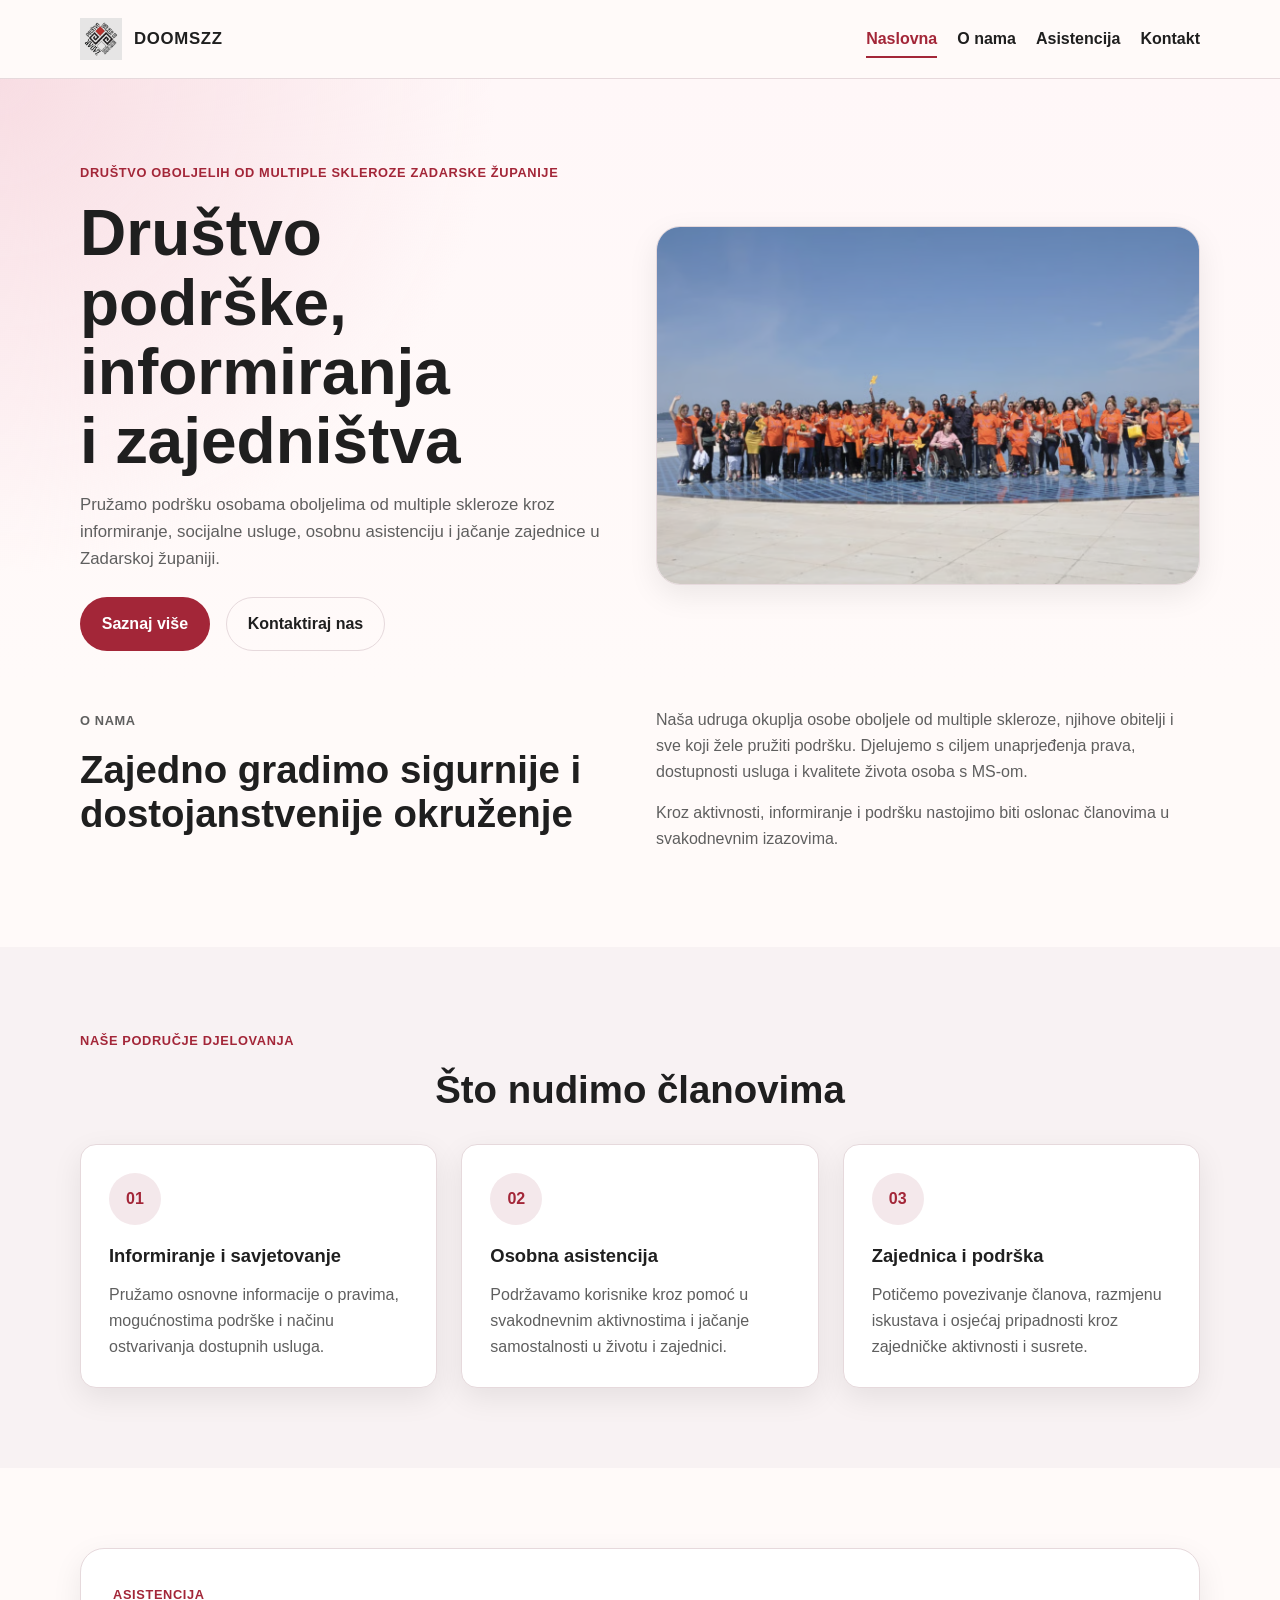
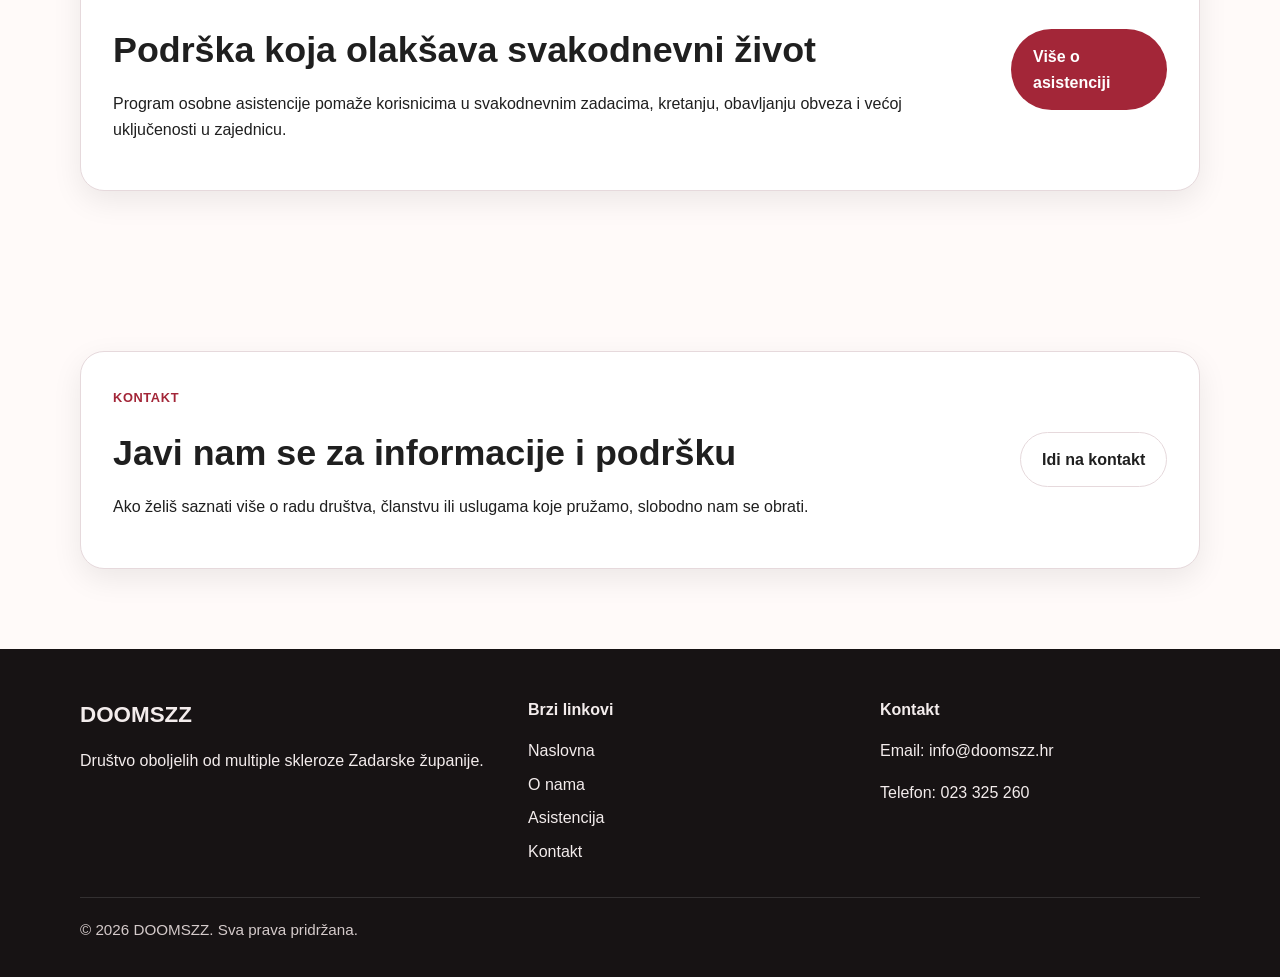
<file: index.html>
<!DOCTYPE html>
<html lang="hr">
<head>
  <meta charset="UTF-8">
  <meta name="viewport" content="width=device-width, initial-scale=1.0">
  <meta name="description" content="Društvo oboljelih od multiple skleroze Zadarske županije pruža podršku, informacije i usluge za bolju kvalitetu života osoba s MS-om.">
  <meta name="author" content="Damir Nižić">
  <meta property="og:title" content="DOOMSZZ - Naslovnica">
  <meta property="og:description" content="Podrška, zajedništvo i informacije za osobe oboljele od multiple skleroze.">
  <meta property="og:image" content="img/og-image.png">
  <meta property="og:type" content="website">
  <link rel="icon" href="img/favicon.ico">
  <link rel="stylesheet" href="css/style.css">
  <title>Naslovnica - DOOMSZZ</title>
</head>
<body>
  <a class="skip-link" href="#main-content">Preskoči na sadržaj</a>

  <header class="site-header">
    <div class="container header-inner">
      <a href="index.html" class="logo">
        <img src="img/logo.png" alt="DOOMSZZ logo" class="logo-image">
        <span class="logo-text">DOOMSZZ</span>
      </a>

      <input type="checkbox" id="nav-toggle" class="nav-toggle">
      <label for="nav-toggle" class="hamburger" aria-label="Otvori navigaciju">
        <span></span>
        <span></span>
        <span></span>
      </label>

      <nav class="site-nav" aria-label="Glavna navigacija">
        <ul>
          <li><a class="active" href="index.html" aria-current="page">Naslovna</a></li>
          <li><a href="about.html">O nama</a></li>
          <li><a href="asistencija.html">Asistencija</a></li>
          <li><a href="kontakt.html">Kontakt</a></li>
        </ul>
      </nav>
    </div>
  </header>

  <main id="main-content">
    <section class="hero hero-home">
      <div class="container hero-grid">
        <div class="hero-content">
          <p class="eyebrow">Društvo oboljelih od multiple skleroze Zadarske županije</p>
          <h1>Društvo podrške, informiranja i zajedništva</h1>
          <p class="hero-text">
            Pružamo podršku osobama oboljelima od multiple skleroze kroz informiranje,
            socijalne usluge, osobnu asistenciju i jačanje zajednice u Zadarskoj županiji.
          </p>
          <div class="hero-actions">
            <a class="btn btn-primary" href="about.html">Saznaj više</a>
            <a class="btn btn-secondary" href="kontakt.html">Kontaktiraj nas</a>
          </div>
        </div>

        <div class="hero-image-wrap">
          <img src="img/og-image.png" alt="Društvo oboljelih od multiple skleroze Zadarske županije" class="hero-image">
        </div>
      </div>
    </section>

    <section class="intro section">
      <div class="container two-column">
        <div>
          <p class="section-tag">O nama</p>
          <h2>Zajedno gradimo sigurnije i dostojanstvenije okruženje</h2>
        </div>
        <div>
          <p>
            Naša udruga okuplja osobe oboljele od multiple skleroze, njihove obitelji
            i sve koji žele pružiti podršku. Djelujemo s ciljem unaprjeđenja prava,
            dostupnosti usluga i kvalitete života osoba s MS-om.
          </p>
          <p>
            Kroz aktivnosti, informiranje i podršku nastojimo biti oslonac članovima
            u svakodnevnim izazovima.
          </p>
        </div>
      </div>
    </section>

    <section class="services section alt-bg">
      <div class="container">
        <p class="section-tag center">Naše područje djelovanja</p>
        <h2 class="section-title center">Što nudimo članovima</h2>

        <div class="cards-grid">
          <article class="info-card">
            <div class="icon-circle">01</div>
            <h3>Informiranje i savjetovanje</h3>
            <p>
              Pružamo osnovne informacije o pravima, mogućnostima podrške i načinu
              ostvarivanja dostupnih usluga.
            </p>
          </article>

          <article class="info-card">
            <div class="icon-circle">02</div>
            <h3>Osobna asistencija</h3>
            <p>
              Podržavamo korisnike kroz pomoć u svakodnevnim aktivnostima i
              jačanje samostalnosti u životu i zajednici.
            </p>
          </article>

          <article class="info-card">
            <div class="icon-circle">03</div>
            <h3>Zajednica i podrška</h3>
            <p>
              Potičemo povezivanje članova, razmjenu iskustava i osjećaj pripadnosti
              kroz zajedničke aktivnosti i susrete.
            </p>
          </article>
        </div>
      </div>
    </section>

    <section class="highlight section">
      <div class="container highlight-box">
        <div>
          <p class="section-tag">Asistencija</p>
          <h2>Podrška koja olakšava svakodnevni život</h2>
          <p>
            Program osobne asistencije pomaže korisnicima u svakodnevnim zadacima,
            kretanju, obavljanju obveza i većoj uključenosti u zajednicu.
          </p>
        </div>
        <div class="highlight-action">
          <a class="btn btn-primary" href="asistencija.html">Više o asistenciji</a>
        </div>
      </div>
    </section>

    <section class="contact-preview section">
      <div class="container contact-box">
        <div>
          <p class="section-tag">Kontakt</p>
          <h2>Javi nam se za informacije i podršku</h2>
          <p>
            Ako želiš saznati više o radu društva, članstvu ili uslugama koje pružamo,
            slobodno nam se obrati.
          </p>
        </div>
        <a class="btn btn-secondary" href="kontakt.html">Idi na kontakt</a>
      </div>
    </section>
  </main>

  <footer class="site-footer">
    <div class="container footer-grid">
      <div>
        <h2 class="footer-title">DOOMSZZ</h2>
        <p>
          Društvo oboljelih od multiple skleroze Zadarske županije.
        </p>
      </div>

      <div>
        <h3>Brzi linkovi</h3>
        <ul class="footer-links">
          <li><a href="index.html">Naslovna</a></li>
          <li><a href="about.html">O nama</a></li>
          <li><a href="asistencija.html">Asistencija</a></li>
          <li><a href="kontakt.html">Kontakt</a></li>
        </ul>
      </div>

      <div>
        <h3>Kontakt</h3>
        <p>Email: info@doomszz.hr</p>
        <p>Telefon: 023 325 260</p>
      </div>
    </div>

    <div class="container footer-bottom">
      <p>&copy; 2026 DOOMSZZ. Sva prava pridržana.</p>
    </div>
  </footer>
</body>
</html>
</file>
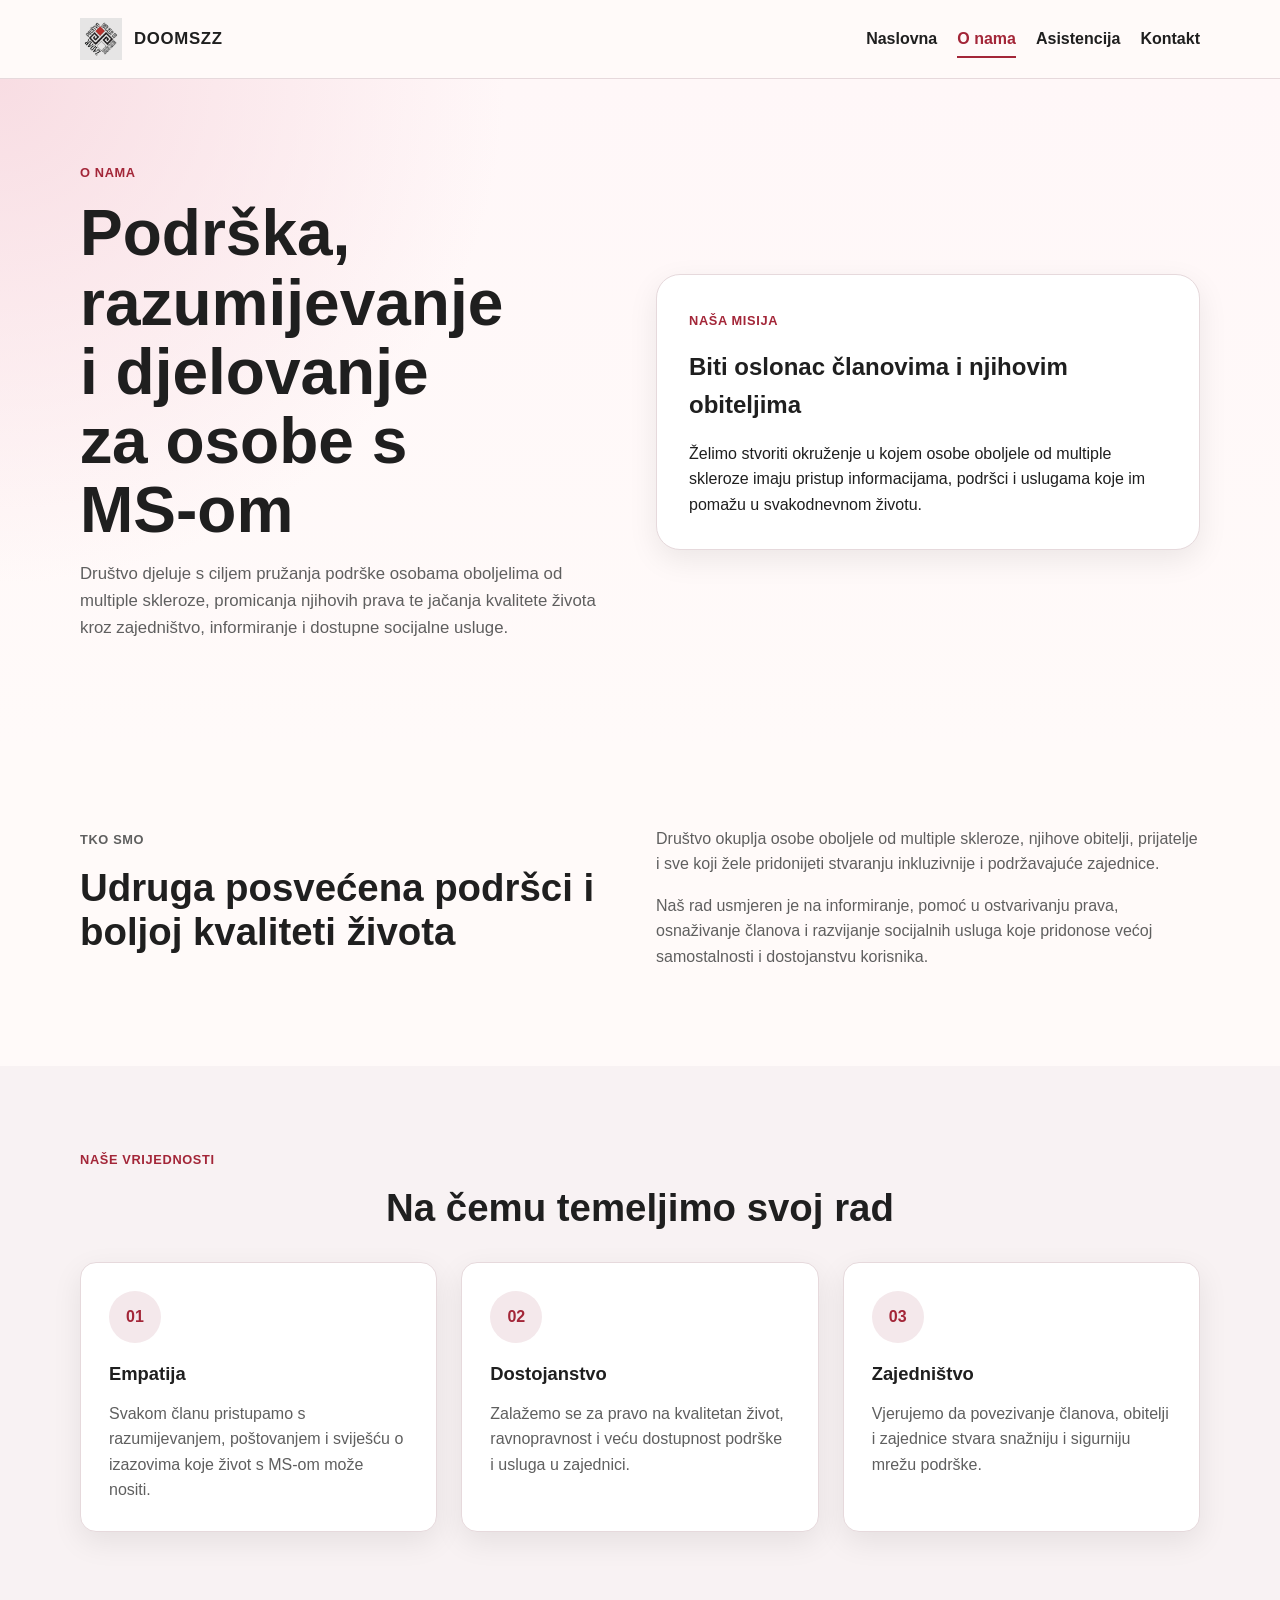
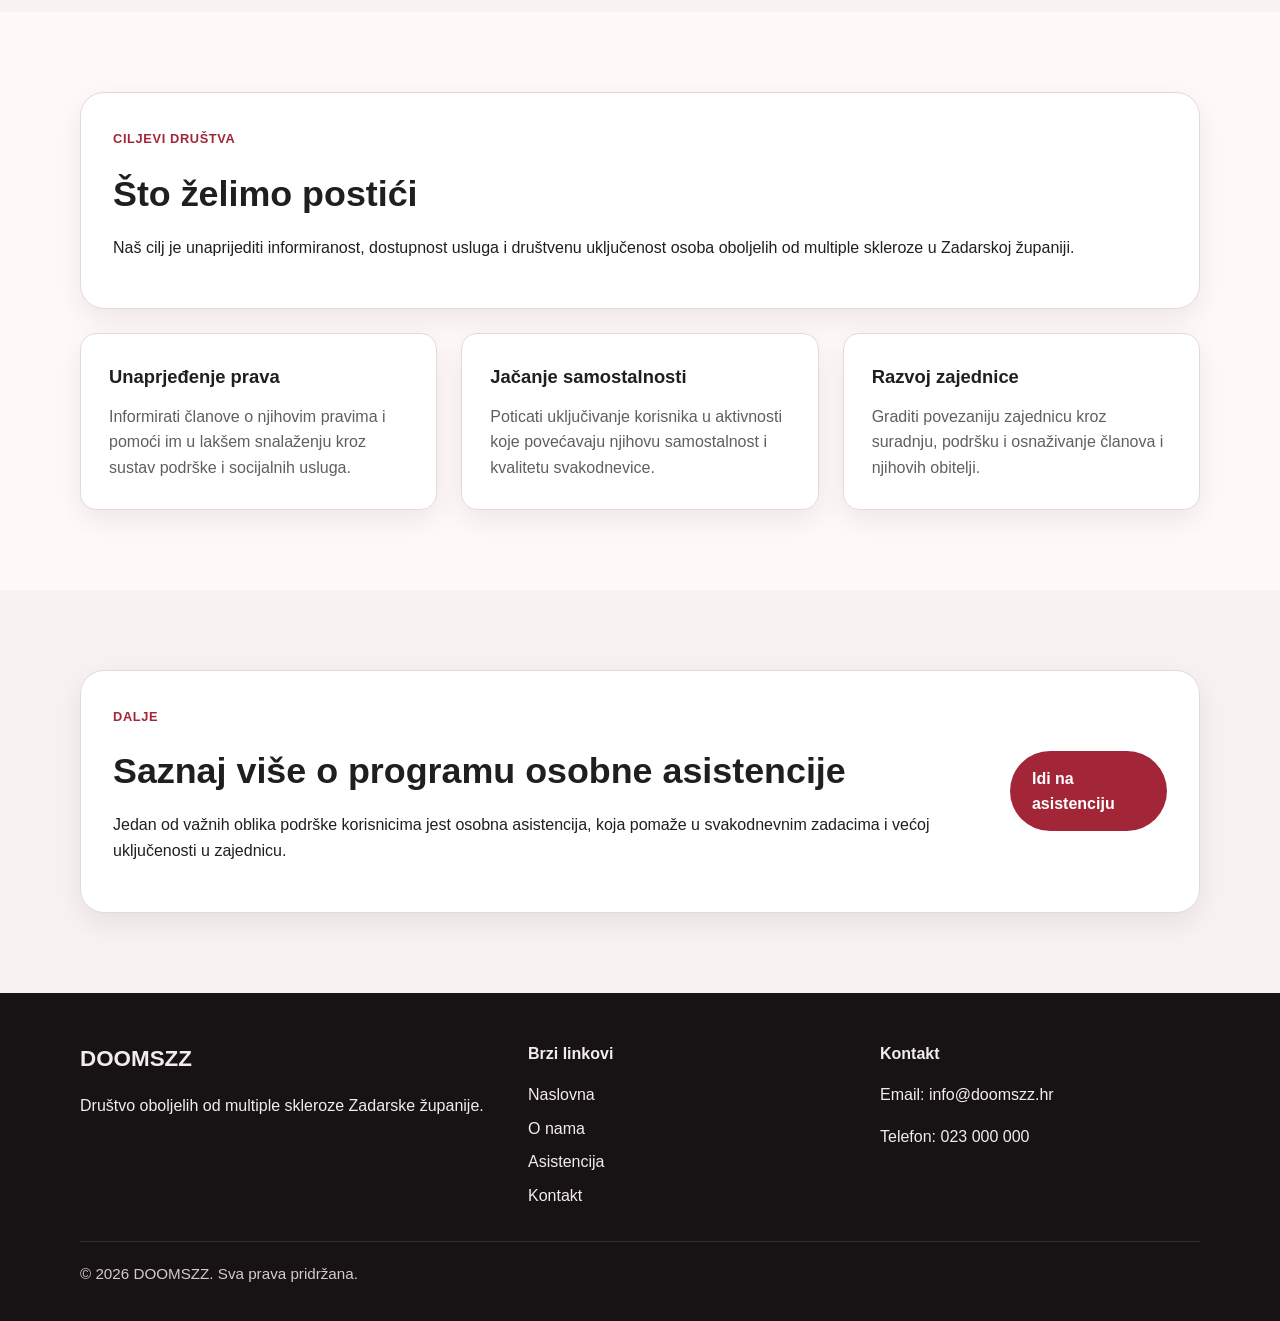
<file: about.html>
<!DOCTYPE html>
<html lang="hr">
<head>
  <meta charset="UTF-8">
  <meta name="viewport" content="width=device-width, initial-scale=1.0">
  <meta name="description" content="Saznajte više o radu, ciljevima i vrijednostima Društva oboljelih od multiple skleroze Zadarske županije.">
  <meta name="author" content="Damir Nižić">
  <meta property="og:title" content="O nama - DOOMSZZ">
  <meta property="og:description" content="Više o misiji, ciljevima i djelovanju društva za podršku osobama oboljelima od multiple skleroze.">
  <meta property="og:image" content="img/og-image.jpg">
  <meta property="og:type" content="website">
  <link rel="icon" href="img/favicon.ico">
  <link rel="stylesheet" href="css/style.css">
  <title>About - DOOMSZZ</title>
</head>
<body>
  <a class="skip-link" href="#main-content">Preskoči na sadržaj</a>

  <header class="site-header">
    <div class="container header-inner">
      <a href="index.html" class="logo">
        <img src="img/logo.png" alt="DOOMSZZ logo" class="logo-image">
        <span class="logo-text">DOOMSZZ</span>
      </a>

      <input type="checkbox" id="nav-toggle" class="nav-toggle">
      <label for="nav-toggle" class="hamburger" aria-label="Otvori navigaciju">
        <span></span>
        <span></span>
        <span></span>
      </label>

      <nav class="site-nav" aria-label="Glavna navigacija">
        <ul>
          <li><a href="index.html">Naslovna</a></li>
          <li><a class="active" href="about.html" aria-current="page">O nama</a></li>
          <li><a href="asistencija.html">Asistencija</a></li>
          <li><a href="kontakt.html">Kontakt</a></li>
        </ul>
      </nav>
    </div>
  </header>

  <main id="main-content">
    <section class="hero hero-small">
      <div class="container hero-grid">
        <div class="hero-content">
          <p class="eyebrow">O nama</p>
          <h1>Podrška, razumijevanje i djelovanje za osobe s MS-om</h1>
          <p class="hero-text">
            Društvo djeluje s ciljem pružanja podrške osobama oboljelima od multiple
            skleroze, promicanja njihovih prava te jačanja kvalitete života kroz
            zajedništvo, informiranje i dostupne socijalne usluge.
          </p>
        </div>

        <div class="hero-card">
          <p class="card-label">Naša misija</p>
          <h2>Biti oslonac članovima i njihovim obiteljima</h2>
          <p>
            Želimo stvoriti okruženje u kojem osobe oboljele od multiple skleroze
            imaju pristup informacijama, podršci i uslugama koje im pomažu u
            svakodnevnom životu.
          </p>
        </div>
      </div>
    </section>

    <section class="section">
      <div class="container two-column">
        <div>
          <p class="section-tag">Tko smo</p>
          <h2>Udruga posvećena podršci i boljoj kvaliteti života</h2>
        </div>
        <div>
          <p>
            Društvo okuplja osobe oboljele od multiple skleroze, njihove obitelji,
            prijatelje i sve koji žele pridonijeti stvaranju inkluzivnije i
            podržavajuće zajednice.
          </p>
          <p>
            Naš rad usmjeren je na informiranje, pomoć u ostvarivanju prava,
            osnaživanje članova i razvijanje socijalnih usluga koje pridonose većoj
            samostalnosti i dostojanstvu korisnika.
          </p>
        </div>
      </div>
    </section>

    <section class="section alt-bg">
      <div class="container">
        <p class="section-tag center">Naše vrijednosti</p>
        <h2 class="section-title center">Na čemu temeljimo svoj rad</h2>

        <div class="cards-grid">
          <article class="info-card">
            <div class="icon-circle">01</div>
            <h3>Empatija</h3>
            <p>
              Svakom članu pristupamo s razumijevanjem, poštovanjem i sviješću o
              izazovima koje život s MS-om može nositi.
            </p>
          </article>

          <article class="info-card">
            <div class="icon-circle">02</div>
            <h3>Dostojanstvo</h3>
            <p>
              Zalažemo se za pravo na kvalitetan život, ravnopravnost i veću
              dostupnost podrške i usluga u zajednici.
            </p>
          </article>

          <article class="info-card">
            <div class="icon-circle">03</div>
            <h3>Zajedništvo</h3>
            <p>
              Vjerujemo da povezivanje članova, obitelji i zajednice stvara snažniju
              i sigurniju mrežu podrške.
            </p>
          </article>
        </div>
      </div>
    </section>

    <section class="section">
      <div class="container">
        <div class="highlight-box">
          <div>
            <p class="section-tag">Ciljevi društva</p>
            <h2>Što želimo postići</h2>
            <p>
              Naš cilj je unaprijediti informiranost, dostupnost usluga i društvenu
              uključenost osoba oboljelih od multiple skleroze u Zadarskoj županiji.
            </p>
          </div>
        </div>

        <div class="cards-grid top-space">
          <article class="info-card">
            <h3>Unaprjeđenje prava</h3>
            <p>
              Informirati članove o njihovim pravima i pomoći im u lakšem
              snalaženju kroz sustav podrške i socijalnih usluga.
            </p>
          </article>

          <article class="info-card">
            <h3>Jačanje samostalnosti</h3>
            <p>
              Poticati uključivanje korisnika u aktivnosti koje povećavaju njihovu
              samostalnost i kvalitetu svakodnevice.
            </p>
          </article>

          <article class="info-card">
            <h3>Razvoj zajednice</h3>
            <p>
              Graditi povezaniju zajednicu kroz suradnju, podršku i osnaživanje
              članova i njihovih obitelji.
            </p>
          </article>
        </div>
      </div>
    </section>

    <section class="section alt-bg">
      <div class="container contact-box">
        <div>
          <p class="section-tag">Dalje</p>
          <h2>Saznaj više o programu osobne asistencije</h2>
          <p>
            Jedan od važnih oblika podrške korisnicima jest osobna asistencija,
            koja pomaže u svakodnevnim zadacima i većoj uključenosti u zajednicu.
          </p>
        </div>
        <a class="btn btn-primary" href="asistencija.html">Idi na asistenciju</a>
      </div>
    </section>
  </main>

  <footer class="site-footer">
    <div class="container footer-grid">
      <div>
        <h2 class="footer-title">DOOMSZZ</h2>
        <p>
          Društvo oboljelih od multiple skleroze Zadarske županije.
        </p>
      </div>

      <div>
        <h3>Brzi linkovi</h3>
        <ul class="footer-links">
          <li><a href="index.html">Naslovna</a></li>
          <li><a href="about.html">O nama</a></li>
          <li><a href="asistencija.html">Asistencija</a></li>
          <li><a href="kontakt.html">Kontakt</a></li>
        </ul>
      </div>

      <div>
        <h3>Kontakt</h3>
        <p>Email: info@doomszz.hr</p>
        <p>Telefon: 023 000 000</p>
      </div>
    </div>

    <div class="container footer-bottom">
      <p>&copy; 2026 DOOMSZZ. Sva prava pridržana.</p>
    </div>
  </footer>
</body>
</html>
</file>
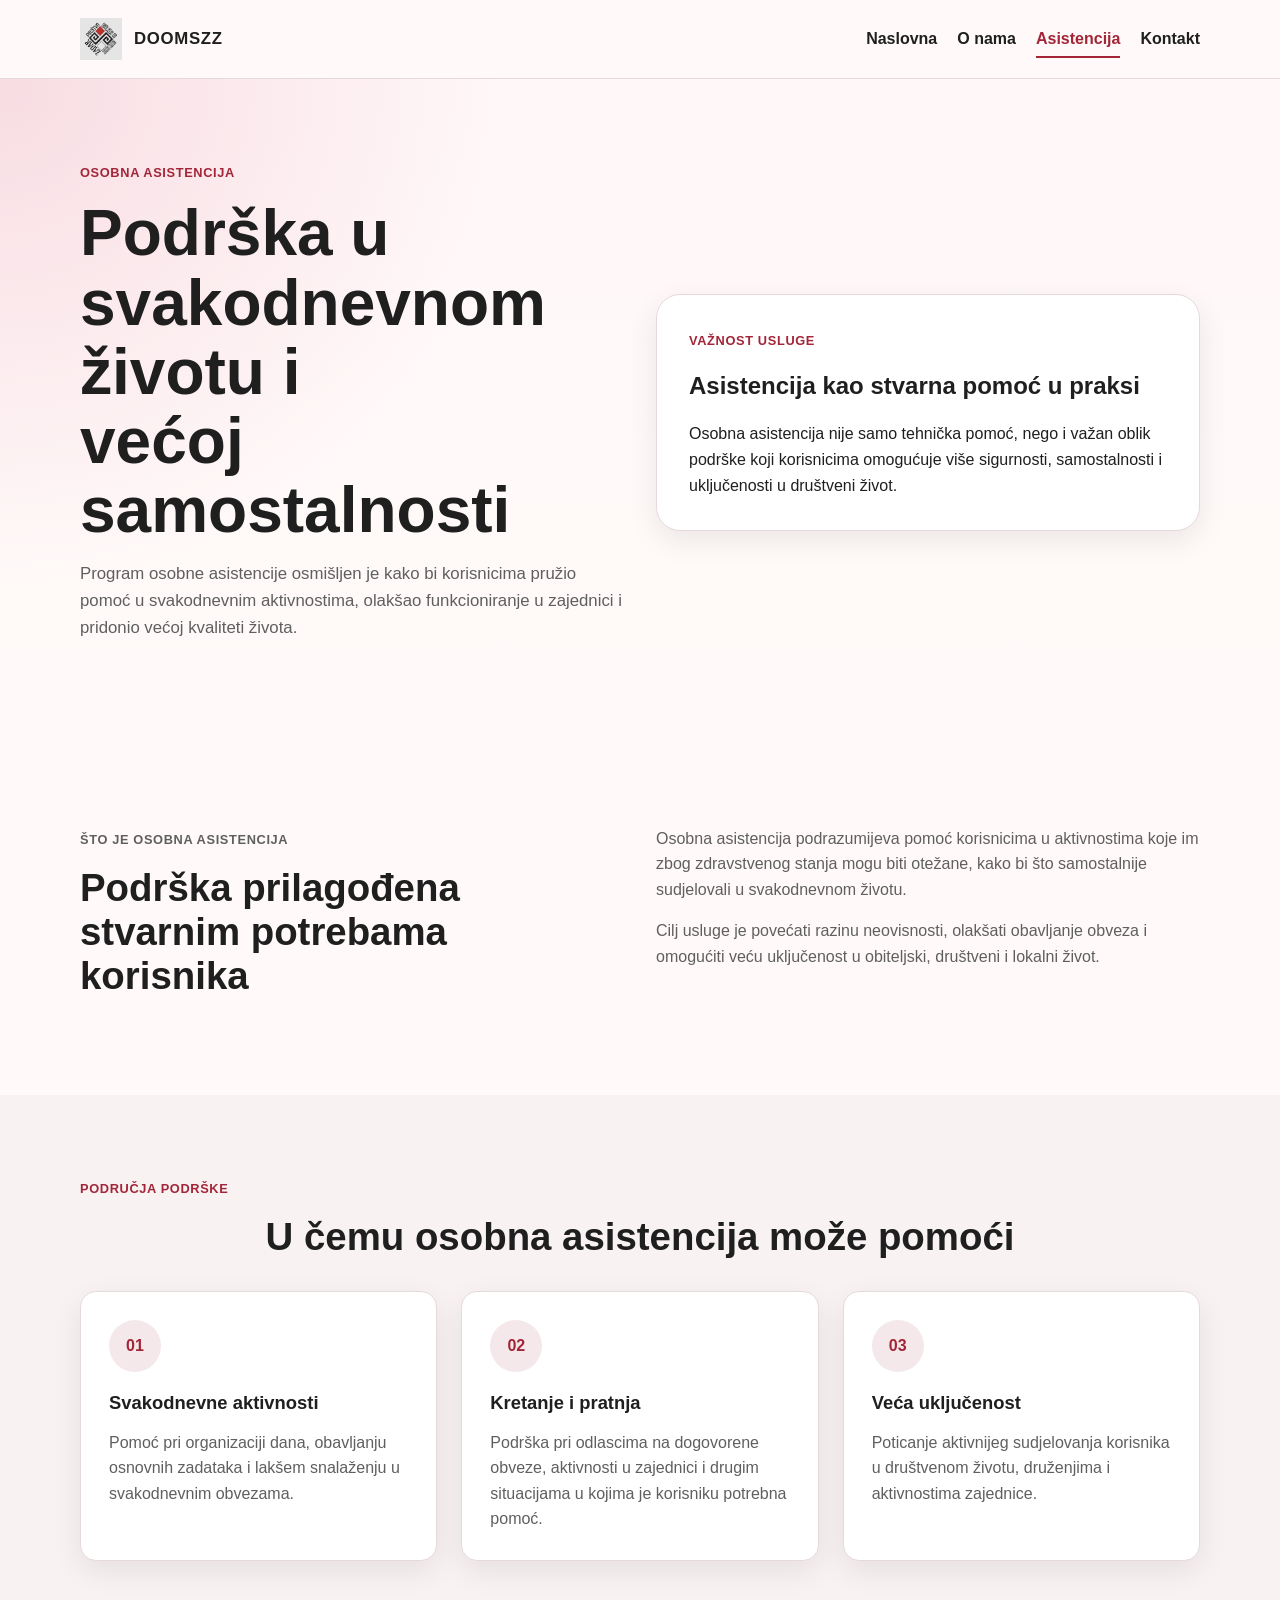
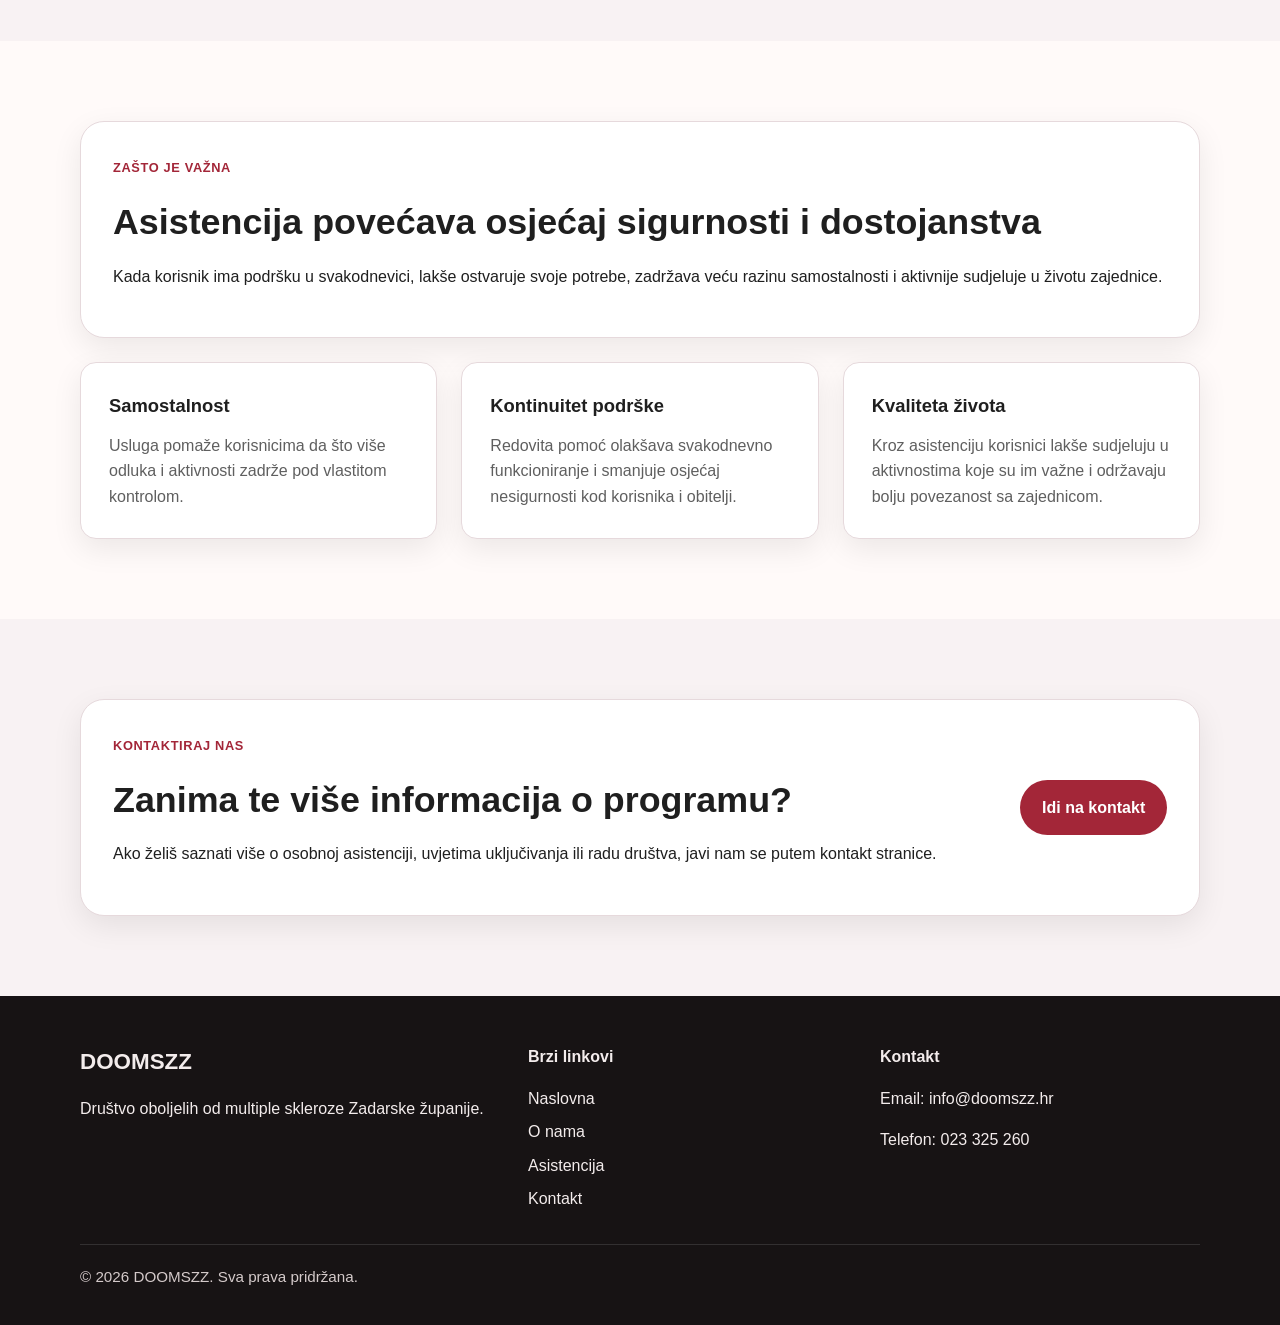
<file: asistencija.html>
<!DOCTYPE html>
<html lang="hr">
<head>
  <meta charset="UTF-8">
  <meta name="viewport" content="width=device-width, initial-scale=1.0">
  <meta name="description" content="Saznajte više o programu osobne asistencije i načinu na koji podržava osobe oboljele od multiple skleroze u svakodnevnom životu.">
  <meta name="author" content="Damir Nižić">
  <meta property="og:title" content="Asistencija - DOOMSZZ">
  <meta property="og:description" content="Program osobne asistencije kao podrška većoj samostalnosti i kvaliteti života osoba s MS-om.">
  <meta property="og:image" content="img/og-image.jpg">
  <meta property="og:type" content="website">
  <link rel="icon" href="img/favicon.ico">
  <link rel="stylesheet" href="css/style.css">
  <title>Asistencija - DOOMSZZ</title>
</head>
<body>
  <a class="skip-link" href="#main-content">Preskoči na sadržaj</a>

  <header class="site-header">
    <div class="container header-inner">
      <a href="index.html" class="logo">
        <img src="img/logo.png" alt="DOOMSZZ logo" class="logo-image">
        <span class="logo-text">DOOMSZZ</span>
      </a>

      <input type="checkbox" id="nav-toggle" class="nav-toggle">
      <label for="nav-toggle" class="hamburger" aria-label="Otvori navigaciju">
        <span></span>
        <span></span>
        <span></span>
      </label>

      <nav class="site-nav" aria-label="Glavna navigacija">
        <ul>
          <li><a href="index.html">Naslovna</a></li>
          <li><a href="about.html">O nama</a></li>
          <li><a class="active" href="asistencija.html" aria-current="page">Asistencija</a></li>
          <li><a href="kontakt.html">Kontakt</a></li>
        </ul>
      </nav>
    </div>
  </header>

  <main id="main-content">
    <section class="hero hero-small">
      <div class="container hero-grid">
        <div class="hero-content">
          <p class="eyebrow">Osobna asistencija</p>
          <h1>Podrška u svakodnevnom životu i većoj samostalnosti</h1>
          <p class="hero-text">
            Program osobne asistencije osmišljen je kako bi korisnicima pružio pomoć
            u svakodnevnim aktivnostima, olakšao funkcioniranje u zajednici i
            pridonio većoj kvaliteti života.
          </p>
        </div>

        <div class="hero-card">
          <p class="card-label">Važnost usluge</p>
          <h2>Asistencija kao stvarna pomoć u praksi</h2>
          <p>
            Osobna asistencija nije samo tehnička pomoć, nego i važan oblik podrške
            koji korisnicima omogućuje više sigurnosti, samostalnosti i uključenosti
            u društveni život.
          </p>
        </div>
      </div>
    </section>

    <section class="section">
      <div class="container two-column">
        <div>
          <p class="section-tag">Što je osobna asistencija</p>
          <h2>Podrška prilagođena stvarnim potrebama korisnika</h2>
        </div>
        <div>
          <p>
            Osobna asistencija podrazumijeva pomoć korisnicima u aktivnostima koje
            im zbog zdravstvenog stanja mogu biti otežane, kako bi što samostalnije
            sudjelovali u svakodnevnom životu.
          </p>
          <p>
            Cilj usluge je povećati razinu neovisnosti, olakšati obavljanje obveza
            i omogućiti veću uključenost u obiteljski, društveni i lokalni život.
          </p>
        </div>
      </div>
    </section>

    <section class="section alt-bg">
      <div class="container">
        <p class="section-tag center">Područja podrške</p>
        <h2 class="section-title center">U čemu osobna asistencija može pomoći</h2>

        <div class="cards-grid">
          <article class="info-card">
            <div class="icon-circle">01</div>
            <h3>Svakodnevne aktivnosti</h3>
            <p>
              Pomoć pri organizaciji dana, obavljanju osnovnih zadataka i lakšem
              snalaženju u svakodnevnim obvezama.
            </p>
          </article>

          <article class="info-card">
            <div class="icon-circle">02</div>
            <h3>Kretanje i pratnja</h3>
            <p>
              Podrška pri odlascima na dogovorene obveze, aktivnosti u zajednici i
              drugim situacijama u kojima je korisniku potrebna pomoć.
            </p>
          </article>

          <article class="info-card">
            <div class="icon-circle">03</div>
            <h3>Veća uključenost</h3>
            <p>
              Poticanje aktivnijeg sudjelovanja korisnika u društvenom životu,
              druženjima i aktivnostima zajednice.
            </p>
          </article>
        </div>
      </div>
    </section>

    <section class="section">
      <div class="container">
        <div class="highlight-box">
          <div>
            <p class="section-tag">Zašto je važna</p>
            <h2>Asistencija povećava osjećaj sigurnosti i dostojanstva</h2>
            <p>
              Kada korisnik ima podršku u svakodnevici, lakše ostvaruje svoje
              potrebe, zadržava veću razinu samostalnosti i aktivnije sudjeluje u
              životu zajednice.
            </p>
          </div>
        </div>

        <div class="cards-grid top-space">
          <article class="info-card">
            <h3>Samostalnost</h3>
            <p>
              Usluga pomaže korisnicima da što više odluka i aktivnosti zadrže pod
              vlastitom kontrolom.
            </p>
          </article>

          <article class="info-card">
            <h3>Kontinuitet podrške</h3>
            <p>
              Redovita pomoć olakšava svakodnevno funkcioniranje i smanjuje osjećaj
              nesigurnosti kod korisnika i obitelji.
            </p>
          </article>

          <article class="info-card">
            <h3>Kvaliteta života</h3>
            <p>
              Kroz asistenciju korisnici lakše sudjeluju u aktivnostima koje su im
              važne i održavaju bolju povezanost sa zajednicom.
            </p>
          </article>
        </div>
      </div>
    </section>

    <section class="section alt-bg">
      <div class="container contact-box">
        <div>
          <p class="section-tag">Kontaktiraj nas</p>
          <h2>Zanima te više informacija o programu?</h2>
          <p>
            Ako želiš saznati više o osobnoj asistenciji, uvjetima uključivanja ili
            radu društva, javi nam se putem kontakt stranice.
          </p>
        </div>
        <a class="btn btn-primary" href="kontakt.html">Idi na kontakt</a>
      </div>
    </section>
  </main>

  <footer class="site-footer">
    <div class="container footer-grid">
      <div>
        <h2 class="footer-title">DOOMSZZ</h2>
        <p>
          Društvo oboljelih od multiple skleroze Zadarske županije.
        </p>
      </div>

      <div>
        <h3>Brzi linkovi</h3>
        <ul class="footer-links">
          <li><a href="index.html">Naslovna</a></li>
          <li><a href="about.html">O nama</a></li>
          <li><a href="asistencija.html">Asistencija</a></li>
          <li><a href="kontakt.html">Kontakt</a></li>
        </ul>
      </div>

      <div>
        <h3>Kontakt</h3>
        <p>Email: info@doomszz.hr</p>
        <p>Telefon: 023 325 260</p>
      </div>
    </div>

    <div class="container footer-bottom">
      <p>&copy; 2026 DOOMSZZ. Sva prava pridržana.</p>
    </div>
  </footer>
</body>
</html>
</file>
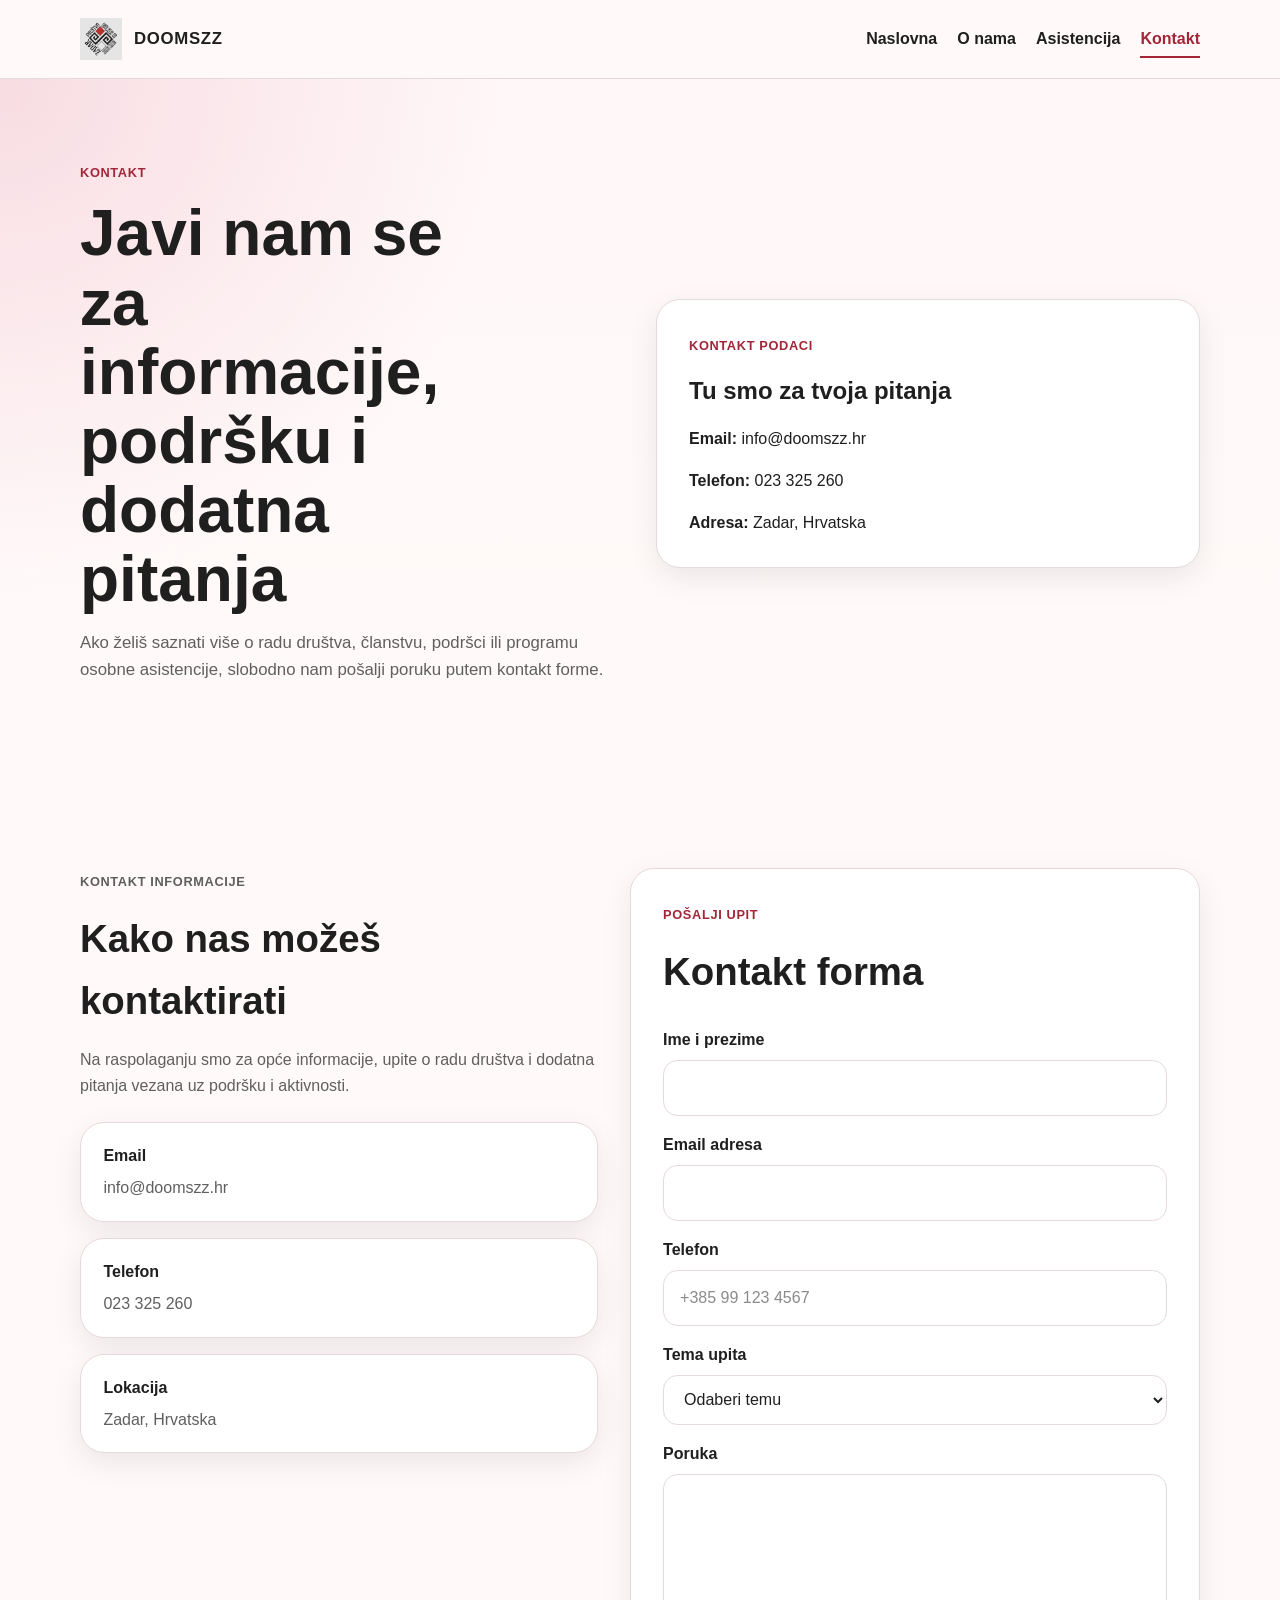
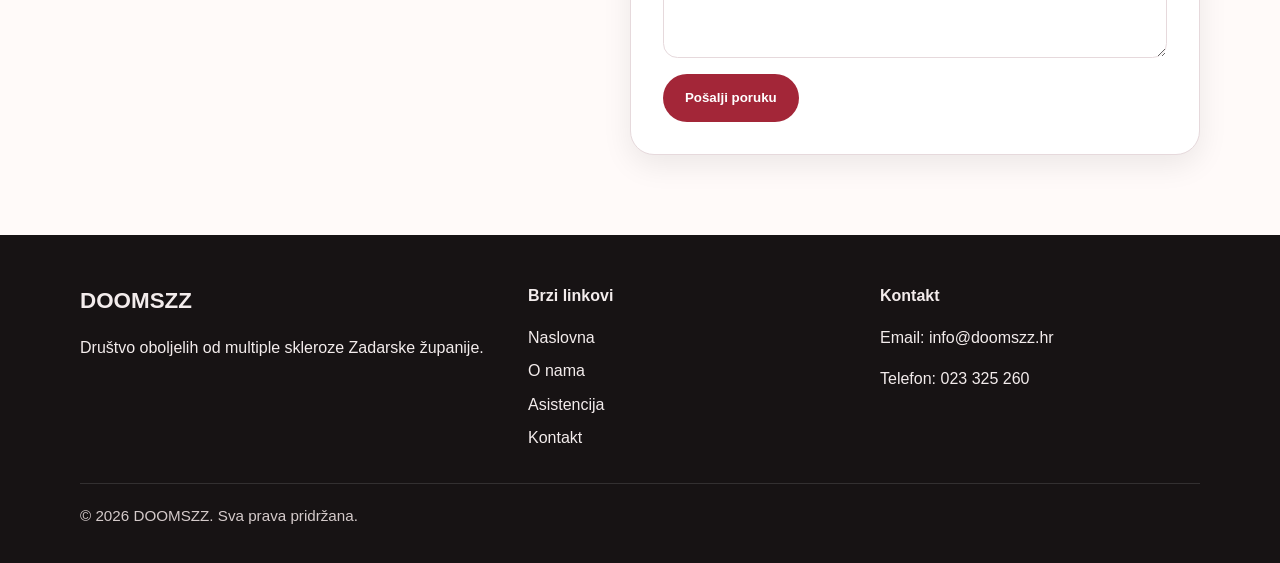
<file: kontakt.html>
<!DOCTYPE html>
<html lang="hr">
<head>
  <meta charset="UTF-8">
  <meta name="viewport" content="width=device-width, initial-scale=1.0">
  <meta name="description" content="Kontaktirajte Društvo oboljelih od multiple skleroze Zadarske županije za dodatne informacije, podršku i upite o radu društva.">
  <meta name="author" content="Damir Nižić">
  <meta property="og:title" content="Kontakt - DOOMSZZ">
  <meta property="og:description" content="Javite nam se za informacije o radu društva, podršci i programu osobne asistencije.">
  <meta property="og:image" content="img/og-image.jpg">
  <meta property="og:type" content="website">
  <link rel="icon" href="img/favicon.ico">
  <link rel="stylesheet" href="css/style.css">
  <title>Kontakt - DOOMSZZ</title>
</head>
<body>
  <a class="skip-link" href="#main-content">Preskoči na sadržaj</a>

  <header class="site-header">
    <div class="container header-inner">
      <a href="index.html" class="logo">
        <img src="img/logo.png" alt="DOOMSZZ logo" class="logo-image">
        <span class="logo-text">DOOMSZZ</span>
      </a>

      <input type="checkbox" id="nav-toggle" class="nav-toggle">
      <label for="nav-toggle" class="hamburger" aria-label="Otvori navigaciju">
        <span></span>
        <span></span>
        <span></span>
      </label>

      <nav class="site-nav" aria-label="Glavna navigacija">
        <ul>
          <li><a href="index.html">Naslovna</a></li>
          <li><a href="about.html">O nama</a></li>
          <li><a href="asistencija.html">Asistencija</a></li>
          <li><a class="active" href="kontakt.html" aria-current="page">Kontakt</a></li>
        </ul>
      </nav>
    </div>
  </header>

  <main id="main-content">
    <section class="hero hero-small">
      <div class="container hero-grid">
        <div class="hero-content">
          <p class="eyebrow">Kontakt</p>
          <h1>Javi nam se za informacije, podršku i dodatna pitanja</h1>
          <p class="hero-text">
            Ako želiš saznati više o radu društva, članstvu, podršci ili programu
            osobne asistencije, slobodno nam pošalji poruku putem kontakt forme.
          </p>
        </div>

        <div class="hero-card">
          <p class="card-label">Kontakt podaci</p>
          <h2>Tu smo za tvoja pitanja</h2>
          <p><strong>Email:</strong> info@doomszz.hr</p>
          <p><strong>Telefon:</strong> 023 325 260</p>
          <p><strong>Adresa:</strong> Zadar, Hrvatska</p>
        </div>
      </div>
    </section>

    <section class="section">
      <div class="container contact-layout">
        <div class="contact-info">
          <p class="section-tag">Kontakt informacije</p>
          <h2>Kako nas možeš kontaktirati</h2>
          <p>
            Na raspolaganju smo za opće informacije, upite o radu društva i dodatna
            pitanja vezana uz podršku i aktivnosti.
          </p>

          <div class="contact-details">
            <div class="detail-card">
              <h3>Email</h3>
              <p>info@doomszz.hr</p>
            </div>

            <div class="detail-card">
              <h3>Telefon</h3>
              <p>023 325 260</p>
            </div>

            <div class="detail-card">
              <h3>Lokacija</h3>
              <p>Zadar, Hrvatska</p>
            </div>
          </div>
        </div>

        <div class="form-wrapper">
          <p class="section-tag">Pošalji upit</p>
          <h2>Kontakt forma</h2>

          <form class="contact-form" action="#" method="post">
            <div class="form-group">
              <label for="full-name">Ime i prezime</label>
              <input type="text" id="full-name" name="full-name" required>
            </div>

            <div class="form-group">
              <label for="email">Email adresa</label>
              <input type="email" id="email" name="email" required>
            </div>

            <div class="form-group">
              <label for="phone">Telefon</label>
              <input type="tel" id="phone" name="phone" placeholder="+385 99 123 4567">
            </div>

            <div class="form-group">
              <label for="topic">Tema upita</label>
              <select id="topic" name="topic" required>
                <option value="">Odaberi temu</option>
                <option value="clanstvo">Članstvo</option>
                <option value="asistencija">Osobna asistencija</option>
                <option value="informacije">Opće informacije</option>
                <option value="drugo">Drugo</option>
              </select>
            </div>

            <div class="form-group">
              <label for="message">Poruka</label>
              <textarea id="message" name="message" rows="6" required></textarea>
            </div>

            <button type="submit" class="btn btn-primary">Pošalji poruku</button>
          </form>
        </div>
      </div>
    </section>
  </main>

  <footer class="site-footer">
    <div class="container footer-grid">
      <div>
        <h2 class="footer-title">DOOMSZZ</h2>
        <p>
          Društvo oboljelih od multiple skleroze Zadarske županije.
        </p>
      </div>

      <div>
        <h3>Brzi linkovi</h3>
        <ul class="footer-links">
          <li><a href="index.html">Naslovna</a></li>
          <li><a href="about.html">O nama</a></li>
          <li><a href="asistencija.html">Asistencija</a></li>
          <li><a href="kontakt.html">Kontakt</a></li>
        </ul>
      </div>

      <div>
        <h3>Kontakt</h3>
        <p>Email: info@doomszz.hr</p>
        <p>Telefon: 023 325 260</p>
      </div>
    </div>

    <div class="container footer-bottom">
      <p>&copy; 2026 DOOMSZZ. Sva prava pridržana.</p>
    </div>
  </footer>
</body>
</html>
</file>
<file: css/style.css>
:root {
  --color-primary: #a32638;
  --color-primary-dark: #7f1c2b;
  --color-accent: #f4e8eb;
  --color-bg: #fffaf9;
  --color-surface: #ffffff;
  --color-surface-muted: #f8f2f3;
  --color-text: #1f1f1f;
  --color-text-soft: #5f5f5f;
  --color-border: #e6d9dc;
  --color-focus: #111111;
  --shadow-soft: 0 10px 30px rgba(0, 0, 0, 0.08);
  --radius-sm: 0.75rem;
  --radius-md: 1rem;
  --radius-lg: 1.5rem;
  --max-width: 1120px;
  --transition: 0.25s ease;
  --space-xs: 0.5rem;
  --space-sm: 0.75rem;
  --space-md: 1rem;
  --space-lg: 1.5rem;
  --space-xl: 2rem;
  --space-2xl: 3rem;
  --space-3xl: 5rem;
}

*,
*::before,
*::after {
  box-sizing: border-box;
}

html {
  scroll-behavior: smooth;
}

body {
  margin: 0;
  font-family: Arial, Helvetica, sans-serif;
  color: var(--color-text);
  background-color: var(--color-bg);
  line-height: 1.6;
}

img {
  max-width: 100%;
  display: block;
}

a {
  color: inherit;
  text-decoration: none;
}

ul {
  padding: 0;
  margin: 0;
  list-style: none;
}

h1,
h2,
h3,
p {
  margin-top: 0;
}

.container {
  width: min(100% - 2rem, var(--max-width));
  margin-inline: auto;
}

.section {
  padding: var(--space-3xl) 0;
}

.alt-bg {
  background-color: var(--color-surface-muted);
}

.center {
  text-align: center;
}

.skip-link {
  position: absolute;
  top: -100px;
  left: 1rem;
  background: #ffffff;
  color: #000000;
  padding: 0.75rem 1rem;
  border-radius: 0.5rem;
  z-index: 1000;
  border: 2px solid #000000;
}

.skip-link:focus {
  top: 1rem;
}

.site-header {
  position: sticky;
  top: 0;
  z-index: 999;
  background-color: rgba(255, 250, 249, 0.96);
  backdrop-filter: blur(10px);
  border-bottom: 1px solid var(--color-border);
}

.header-inner {
  display: flex;
  align-items: center;
  justify-content: space-between;
  min-height: 78px;
  gap: 1rem;
}

.logo {
  display: inline-flex;
  align-items: center;
  gap: 0.75rem;
  font-weight: 700;
}

.logo-mark {
  width: 42px;
  height: 42px;
  border-radius: 50%;
  background-color: var(--color-primary);
  color: #ffffff;
  display: inline-flex;
  align-items: center;
  justify-content: center;
  font-size: 0.95rem;
}

.logo-text {
  font-size: 1.05rem;
  letter-spacing: 0.04em;
}

.site-nav ul {
  display: flex;
  align-items: center;
  gap: 1.25rem;
}

.site-nav a {
  position: relative;
  padding: 0.5rem 0;
  font-weight: 600;
  color: var(--color-text);
}

.site-nav a:hover,
.site-nav a:focus-visible {
  color: var(--color-primary);
}

.site-nav a.active {
  color: var(--color-primary);
}

.site-nav a.active::after,
.site-nav a:hover::after,
.site-nav a:focus-visible::after {
  content: "";
  position: absolute;
  left: 0;
  bottom: -0.2rem;
  width: 100%;
  height: 2px;
  background-color: var(--color-primary);
}

.nav-toggle {
  display: none;
}

.hamburger {
  display: none;
  cursor: pointer;
  width: 46px;
  height: 46px;
  border: 1px solid var(--color-border);
  border-radius: 0.75rem;
  align-items: center;
  justify-content: center;
  flex-direction: column;
  gap: 5px;
  background-color: #ffffff;
}

.hamburger span {
  width: 22px;
  height: 2px;
  background-color: var(--color-text);
  display: block;
}

.hero {
  padding: 5rem 0 4rem;
  background:
    radial-gradient(circle at top left, #f8dde3 0%, transparent 35%),
    linear-gradient(180deg, #fff7f8 0%, #fffaf9 100%);
}

.hero-grid {
  display: grid;
  grid-template-columns: 1.2fr 0.8fr;
  gap: 2rem;
  align-items: center;
}

.eyebrow,
.section-tag,
.card-label {
  display: inline-block;
  margin-bottom: 1rem;
  color: var(--color-primary);
  font-weight: 700;
  letter-spacing: 0.05em;
  text-transform: uppercase;
  font-size: 0.8rem;
}

.hero h1 {
  font-size: clamp(2.3rem, 5vw, 4.3rem);
  line-height: 1.08;
  max-width: 11ch;
  margin-bottom: 1rem;
}

.hero-text {
  max-width: 60ch;
  color: var(--color-text-soft);
  font-size: 1.05rem;
  margin-bottom: 1.5rem;
}

.hero-actions {
  display: flex;
  flex-wrap: wrap;
  gap: 1rem;
}

.btn {
  display: inline-flex;
  align-items: center;
  justify-content: center;
  min-height: 48px;
  padding: 0.85rem 1.3rem;
  border-radius: 999px;
  font-weight: 700;
  transition: transform var(--transition), background-color var(--transition), color var(--transition), border-color var(--transition);
  border: 1px solid transparent;
}

.btn:hover,
.btn:focus-visible {
  transform: translateY(-2px);
}

.btn-primary {
  background-color: var(--color-primary);
  color: #ffffff;
}

.btn-primary:hover,
.btn-primary:focus-visible {
  background-color: var(--color-primary-dark);
}

.btn-secondary {
  background-color: transparent;
  color: var(--color-text);
  border-color: var(--color-border);
}

.btn-secondary:hover,
.btn-secondary:focus-visible {
  border-color: var(--color-primary);
  color: var(--color-primary);
}

.hero-card,
.info-card,
.highlight-box,
.contact-box {
  background-color: var(--color-surface);
  border: 1px solid var(--color-border);
  box-shadow: var(--shadow-soft);
}

.hero-card {
  padding: 2rem;
  border-radius: var(--radius-lg);
}

.hero-card h2 {
  font-size: 1.5rem;
  margin-bottom: 1rem;
}

.hero-card p:last-child {
  margin-bottom: 0;
}

.two-column {
  display: grid;
  grid-template-columns: 1fr 1fr;
  gap: 2rem;
  align-items: start;
}

.two-column h2,
.section-title {
  font-size: clamp(1.8rem, 3vw, 2.6rem);
  line-height: 1.15;
  margin-bottom: 1rem;
}

.two-column p {
  color: var(--color-text-soft);
}

.cards-grid {
  display: grid;
  grid-template-columns: repeat(3, 1fr);
  gap: 1.5rem;
  margin-top: 2rem;
}

.info-card {
  padding: 1.75rem;
  border-radius: var(--radius-md);
}

.icon-circle {
  width: 52px;
  height: 52px;
  border-radius: 50%;
  background-color: var(--color-accent);
  color: var(--color-primary);
  display: inline-flex;
  align-items: center;
  justify-content: center;
  font-weight: 700;
  margin-bottom: 1rem;
}

.info-card h3 {
  margin-bottom: 0.75rem;
  font-size: 1.15rem;
}

.info-card p {
  color: var(--color-text-soft);
  margin-bottom: 0;
}

.highlight-box,
.contact-box {
  border-radius: var(--radius-lg);
  padding: 2rem;
  display: flex;
  align-items: center;
  justify-content: space-between;
  gap: 1.5rem;
}

.highlight-box h2,
.contact-box h2 {
  margin-bottom: 0.75rem;
  font-size: clamp(1.6rem, 2.8vw, 2.3rem);
}

.site-footer {
  background-color: #171314;
  color: #f3ecec;
  padding-top: 3rem;
}

.footer-grid {
  display: grid;
  grid-template-columns: 1.3fr 1fr 1fr;
  gap: 2rem;
}

.footer-title {
  font-size: 1.4rem;
  margin-bottom: 1rem;
}

.site-footer h3 {
  margin-bottom: 1rem;
  font-size: 1rem;
}

.footer-links li + li {
  margin-top: 0.5rem;
}

.footer-links a:hover,
.footer-links a:focus-visible {
  color: #ffffff;
}

.footer-bottom {
  border-top: 1px solid rgba(255, 255, 255, 0.12);
  margin-top: 2rem;
  padding: 1.25rem 0;
  font-size: 0.95rem;
  color: #d4caca;
}

a:focus-visible,
button:focus-visible,
input:focus-visible,
textarea:focus-visible,
label:focus-visible {
  outline: 3px solid var(--color-focus);
  outline-offset: 3px;
}

@media (max-width: 900px) {
  .hero-grid,
  .two-column,
  .cards-grid,
  .footer-grid {
    grid-template-columns: 1fr;
  }

  .highlight-box,
  .contact-box {
    flex-direction: column;
    align-items: flex-start;
  }

  .hero {
    padding-top: 4rem;
  }

  .hero h1 {
    max-width: 14ch;
  }
}

@media (max-width: 768px) {
  .hamburger {
    display: inline-flex;
  }

  .site-nav {
    position: absolute;
    top: 100%;
    left: 0;
    right: 0;
    background-color: rgba(255, 250, 249, 0.98);
    border-bottom: 1px solid var(--color-border);
    padding: 0 1rem 1rem;
    display: none;
  }

  .site-nav ul {
    flex-direction: column;
    align-items: flex-start;
    gap: 0.75rem;
    padding-top: 1rem;
  }

  .nav-toggle:checked ~ .site-nav {
    display: block;
  }

  .section {
    padding: 4rem 0;
  }
}

@media (max-width: 560px) {
  .hero {
    padding: 3.5rem 0 3rem;
  }

  .hero h1 {
    font-size: 2.2rem;
  }

  .container {
    width: min(100% - 1.25rem, var(--max-width));
  }

  .hero-card,
  .info-card,
  .highlight-box,
  .contact-box {
    padding: 1.4rem;
  }
}

.hero-small {
  padding-top: 4.5rem;
  padding-bottom: 3.5rem;
}

.top-space {
  margin-top: 1.5rem;
}

.contact-layout {
  display: grid;
  grid-template-columns: 1fr 1.1fr;
  gap: 2rem;
  align-items: start;
}

.contact-info h2,
.form-wrapper h2 {
  margin-bottom: 1rem;
  font-size: clamp(1.8rem, 3vw, 2.4rem);
}

.contact-info > p {
  color: var(--color-text-soft);
}

.contact-details {
  display: grid;
  gap: 1rem;
  margin-top: 1.5rem;
}

.detail-card,
.form-wrapper {
  background-color: var(--color-surface);
  border: 1px solid var(--color-border);
  box-shadow: var(--shadow-soft);
  border-radius: var(--radius-lg);
}

.detail-card {
  padding: 1.25rem 1.4rem;
}

.detail-card h3 {
  margin-bottom: 0.4rem;
  font-size: 1rem;
}

.detail-card p {
  margin-bottom: 0;
  color: var(--color-text-soft);
}

.form-wrapper {
  padding: 2rem;
}

.contact-form {
  margin-top: 1.5rem;
}

.form-group {
  display: flex;
  flex-direction: column;
  margin-bottom: 1rem;
}

.form-group label {
  margin-bottom: 0.45rem;
  font-weight: 700;
}

.form-group input,
.form-group select,
.form-group textarea {
  width: 100%;
  padding: 0.9rem 1rem;
  border: 1px solid var(--color-border);
  border-radius: 0.9rem;
  background-color: #ffffff;
  font: inherit;
  color: var(--color-text);
}

.form-group textarea {
  resize: vertical;
  min-height: 140px;
}

.form-group input::placeholder,
.form-group textarea::placeholder {
  color: #8b8b8b;
}

.form-group input:focus,
.form-group select:focus,
.form-group textarea:focus {
  border-color: var(--color-primary);
  outline: none;
}

@media (max-width: 900px) {
  .contact-layout {
    grid-template-columns: 1fr;
  }
}

.logo-image {
  width: 42px;
  height: 42px;
  object-fit: contain;
  display: block;
}
.hero-grid {
  display: grid;
  grid-template-columns: 1fr 1fr;
  gap: 2rem;
  align-items: center;
}

.hero-image-wrap {
  background-color: var(--color-surface);
  border: 1px solid var(--color-border);
  box-shadow: var(--shadow-soft);
  border-radius: var(--radius-lg);
  overflow: hidden;
}

.hero-image {
  width: 100%;
  display: block;
}

.hero {
  padding: 5rem 0 5rem;
}

/* MOBILE HERO FIX */
@media (max-width: 768px) {
  .hero-grid {
    grid-template-columns: 1fr !important;
    gap: 1.5rem;
    align-items: start;
  }

  .hero-card,
  .hero-image-wrap {
    width: 100%;
    max-width: 100%;
  }

  .hero h1 {
    max-width: 100%;
  }

  .hero-text {
    max-width: 100%;
  }

  /* Naslovnica: slika desno i malo veća */
  .hero-home .hero-image-wrap {
    width: 78%;
    margin-left: auto;
    margin-right: auto;
  }

  .hero-home .hero-image {
    width: 100%;
    display: block;
  }

  /* Ostale stranice: kartica normalno ispod teksta */
  .hero-small .hero-card {
    margin-top: 0.5rem;
  }
}

.hero-home {
  padding-bottom: 2rem;
}

.hero-home + .section {
  padding-top: 1.5rem;
}
</file>
